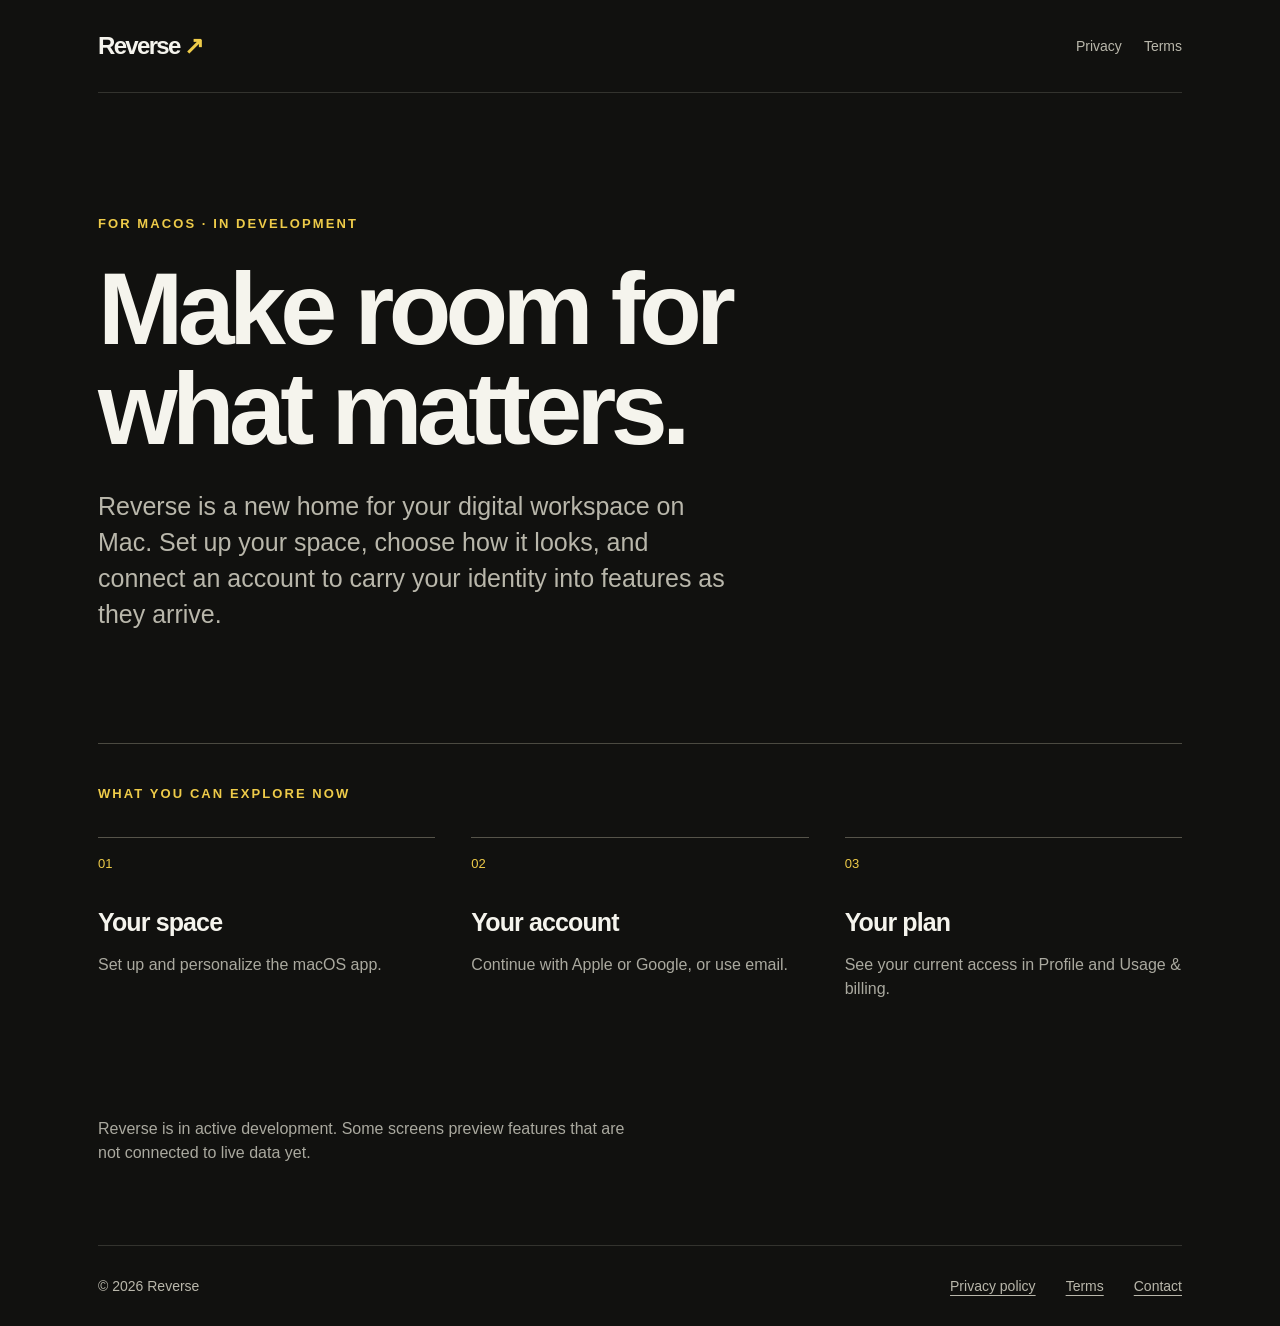
<file: index.html>
<!doctype html>
<html lang="en">
<head>
  <meta charset="utf-8">
  <meta name="viewport" content="width=device-width, initial-scale=1">
  <meta name="color-scheme" content="dark light">
  <title>Reverse — A new space for your Mac</title>
  <meta name="description" content="Reverse is an early macOS app for organizing your digital workspace.">
  <link rel="stylesheet" href="style.css">
</head>
<body>
  <div class="page">
    <header class="topbar">
      <a class="wordmark" href="/" aria-label="Reverse home">Reverse<span class="mark">↗</span></a>
      <nav aria-label="Site navigation"><a href="/privacy.html">Privacy</a><a href="/terms.html">Terms</a></nav>
    </header>
    <main>
      <p class="eyebrow">For macOS · In development</p>
      <h1>Make room for<br>what matters.</h1>
      <p class="lede">Reverse is a new home for your digital workspace on Mac. Set up your space, choose how it looks, and connect an account to carry your identity into features as they arrive.</p>
      <div class="rule" aria-hidden="true"></div>
      <section aria-labelledby="today">
        <p class="eyebrow" id="today">What you can explore now</p>
        <div class="features">
          <div><span>01</span><h2>Your space</h2><p>Set up and personalize the macOS app.</p></div>
          <div><span>02</span><h2>Your account</h2><p>Continue with Apple or Google, or use email.</p></div>
          <div><span>03</span><h2>Your plan</h2><p>See your current access in Profile and Usage &amp; billing.</p></div>
        </div>
      </section>
      <p class="footnote">Reverse is in active development. Some screens preview features that are not connected to live data yet.</p>
    </main>
    <footer><span>© 2026 Reverse</span><a href="/privacy.html">Privacy policy</a><a href="/terms.html">Terms</a><a href="mailto:HeylonBraziel@gmail.com">Contact</a></footer>
  </div>
</body>
</html>
</file>
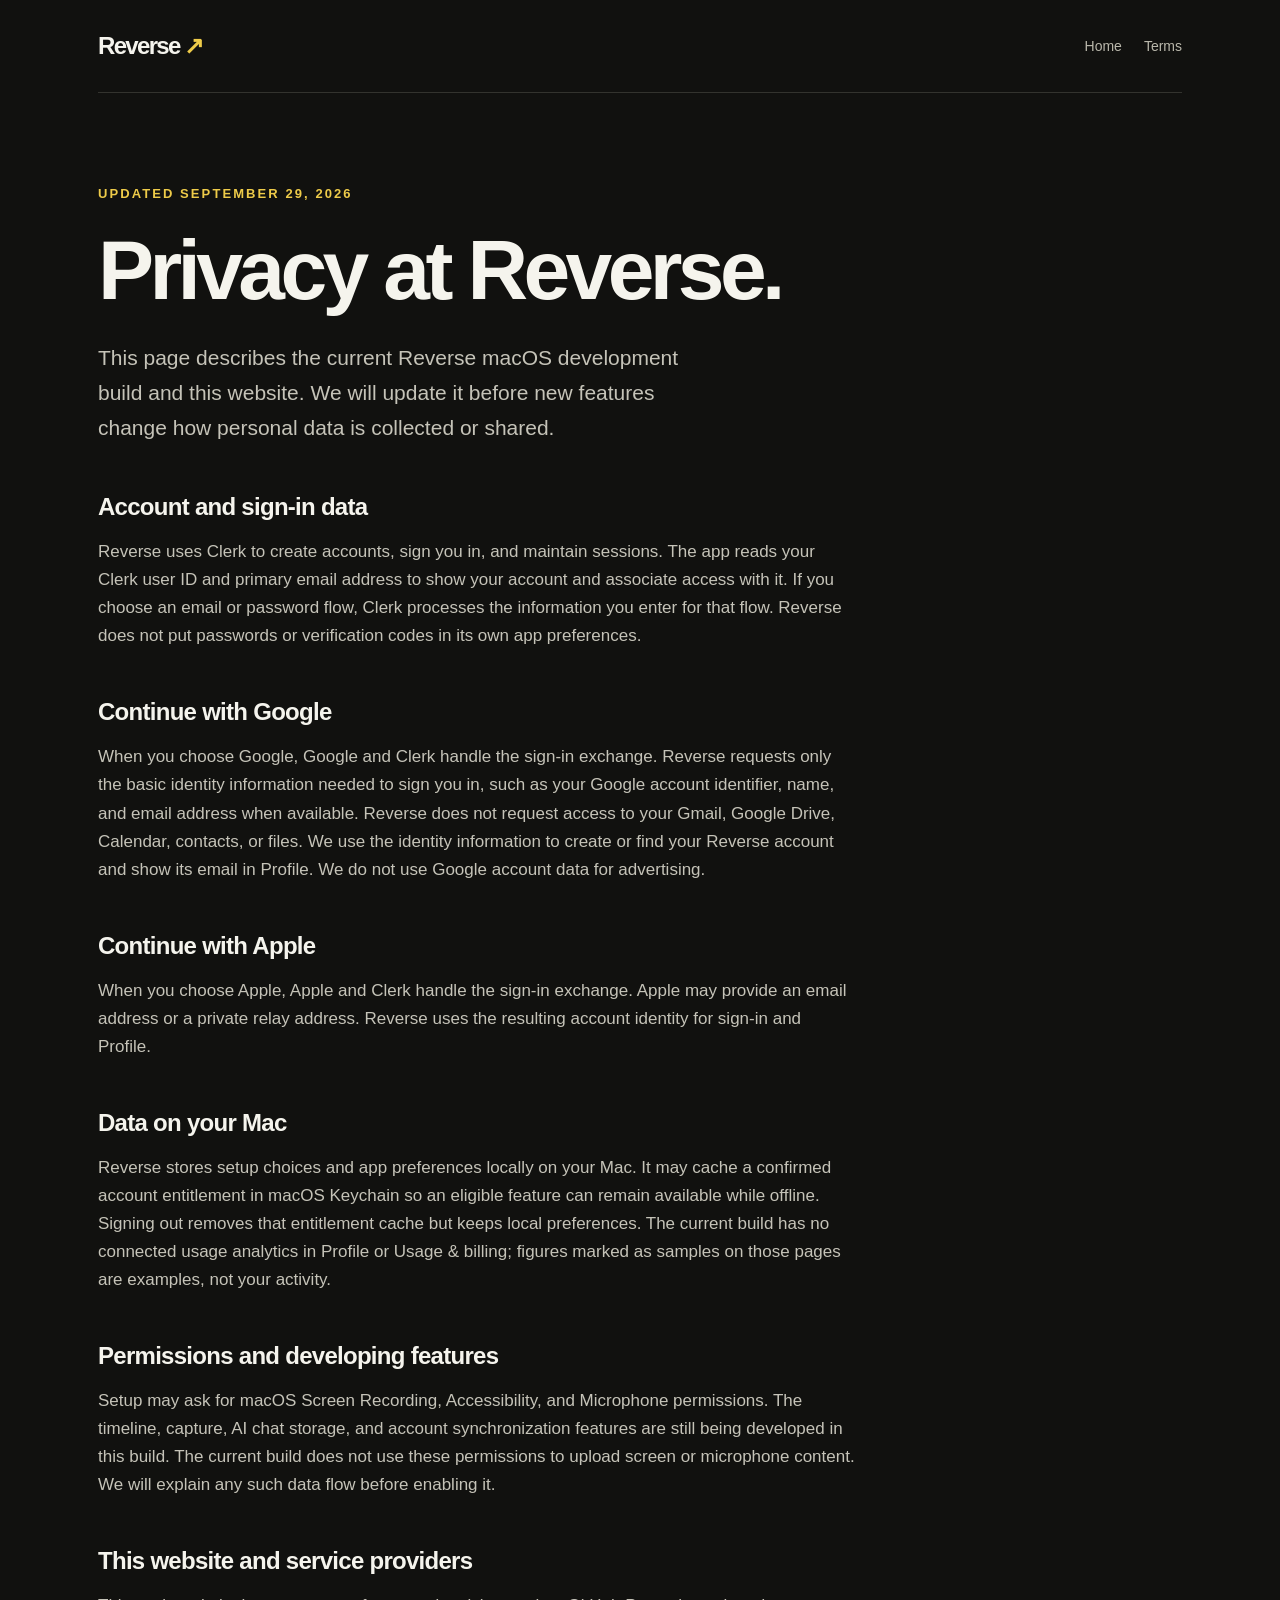
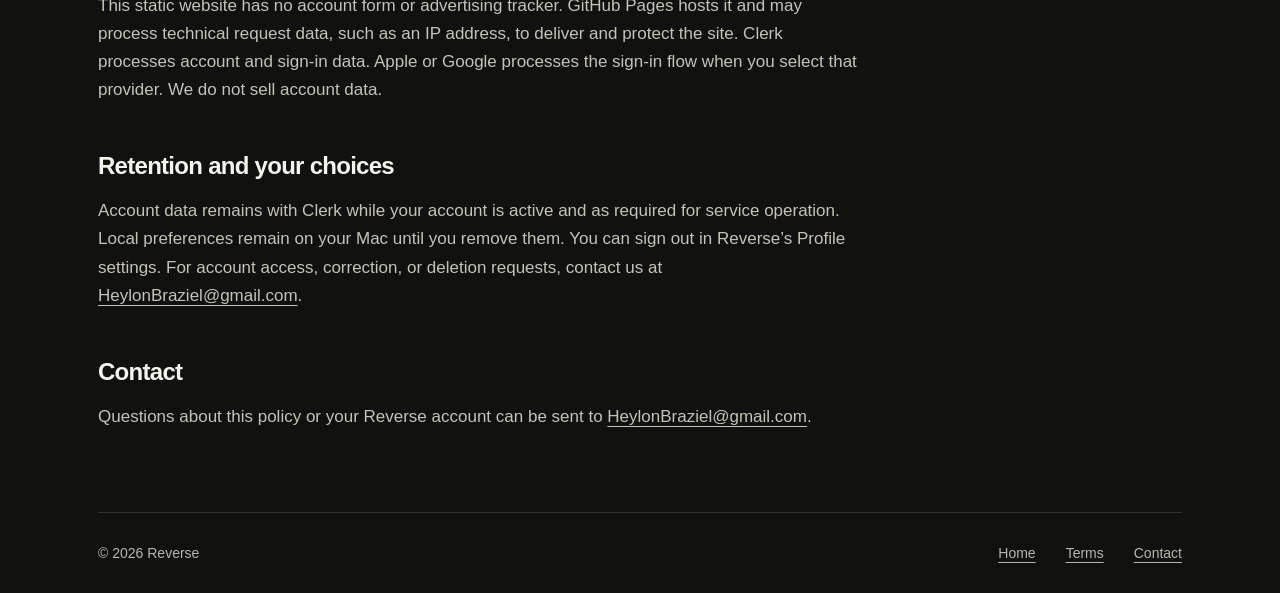
<file: privacy.html>
<!doctype html>
<html lang="en">
<head>
  <meta charset="utf-8">
  <meta name="viewport" content="width=device-width, initial-scale=1">
  <meta name="color-scheme" content="dark light">
  <title>Privacy — Reverse</title>
  <meta name="description" content="How the current Reverse macOS build handles account and local app data.">
  <link rel="stylesheet" href="style.css">
</head>
<body>
  <div class="page">
    <header class="topbar">
      <a class="wordmark" href="/" aria-label="Reverse home">Reverse<span class="mark">↗</span></a>
      <nav aria-label="Site navigation"><a href="/">Home</a><a href="/terms.html">Terms</a></nav>
    </header>
    <main class="policy">
      <p class="eyebrow">Updated September 29, 2026</p>
      <h1>Privacy at Reverse.</h1>
      <p class="lede">This page describes the current Reverse macOS development build and this website. We will update it before new features change how personal data is collected or shared.</p>

      <h2>Account and sign-in data</h2>
      <p>Reverse uses Clerk to create accounts, sign you in, and maintain sessions. The app reads your Clerk user ID and primary email address to show your account and associate access with it. If you choose an email or password flow, Clerk processes the information you enter for that flow. Reverse does not put passwords or verification codes in its own app preferences.</p>

      <h2>Continue with Google</h2>
      <p>When you choose Google, Google and Clerk handle the sign-in exchange. Reverse requests only the basic identity information needed to sign you in, such as your Google account identifier, name, and email address when available. Reverse does not request access to your Gmail, Google Drive, Calendar, contacts, or files. We use the identity information to create or find your Reverse account and show its email in Profile. We do not use Google account data for advertising.</p>

      <h2>Continue with Apple</h2>
      <p>When you choose Apple, Apple and Clerk handle the sign-in exchange. Apple may provide an email address or a private relay address. Reverse uses the resulting account identity for sign-in and Profile.</p>

      <h2>Data on your Mac</h2>
      <p>Reverse stores setup choices and app preferences locally on your Mac. It may cache a confirmed account entitlement in macOS Keychain so an eligible feature can remain available while offline. Signing out removes that entitlement cache but keeps local preferences. The current build has no connected usage analytics in Profile or Usage &amp; billing; figures marked as samples on those pages are examples, not your activity.</p>

      <h2>Permissions and developing features</h2>
      <p>Setup may ask for macOS Screen Recording, Accessibility, and Microphone permissions. The timeline, capture, AI chat storage, and account synchronization features are still being developed in this build. The current build does not use these permissions to upload screen or microphone content. We will explain any such data flow before enabling it.</p>

      <h2>This website and service providers</h2>
      <p>This static website has no account form or advertising tracker. GitHub Pages hosts it and may process technical request data, such as an IP address, to deliver and protect the site. Clerk processes account and sign-in data. Apple or Google processes the sign-in flow when you select that provider. We do not sell account data.</p>

      <h2>Retention and your choices</h2>
      <p>Account data remains with Clerk while your account is active and as required for service operation. Local preferences remain on your Mac until you remove them. You can sign out in Reverse’s Profile settings. For account access, correction, or deletion requests, contact us at <a href="mailto:HeylonBraziel@gmail.com">HeylonBraziel@gmail.com</a>.</p>

      <h2>Contact</h2>
      <p>Questions about this policy or your Reverse account can be sent to <a href="mailto:HeylonBraziel@gmail.com">HeylonBraziel@gmail.com</a>.</p>
    </main>
    <footer><span>© 2026 Reverse</span><a href="/">Home</a><a href="/terms.html">Terms</a><a href="mailto:HeylonBraziel@gmail.com">Contact</a></footer>
  </div>
</body>
</html>
</file>
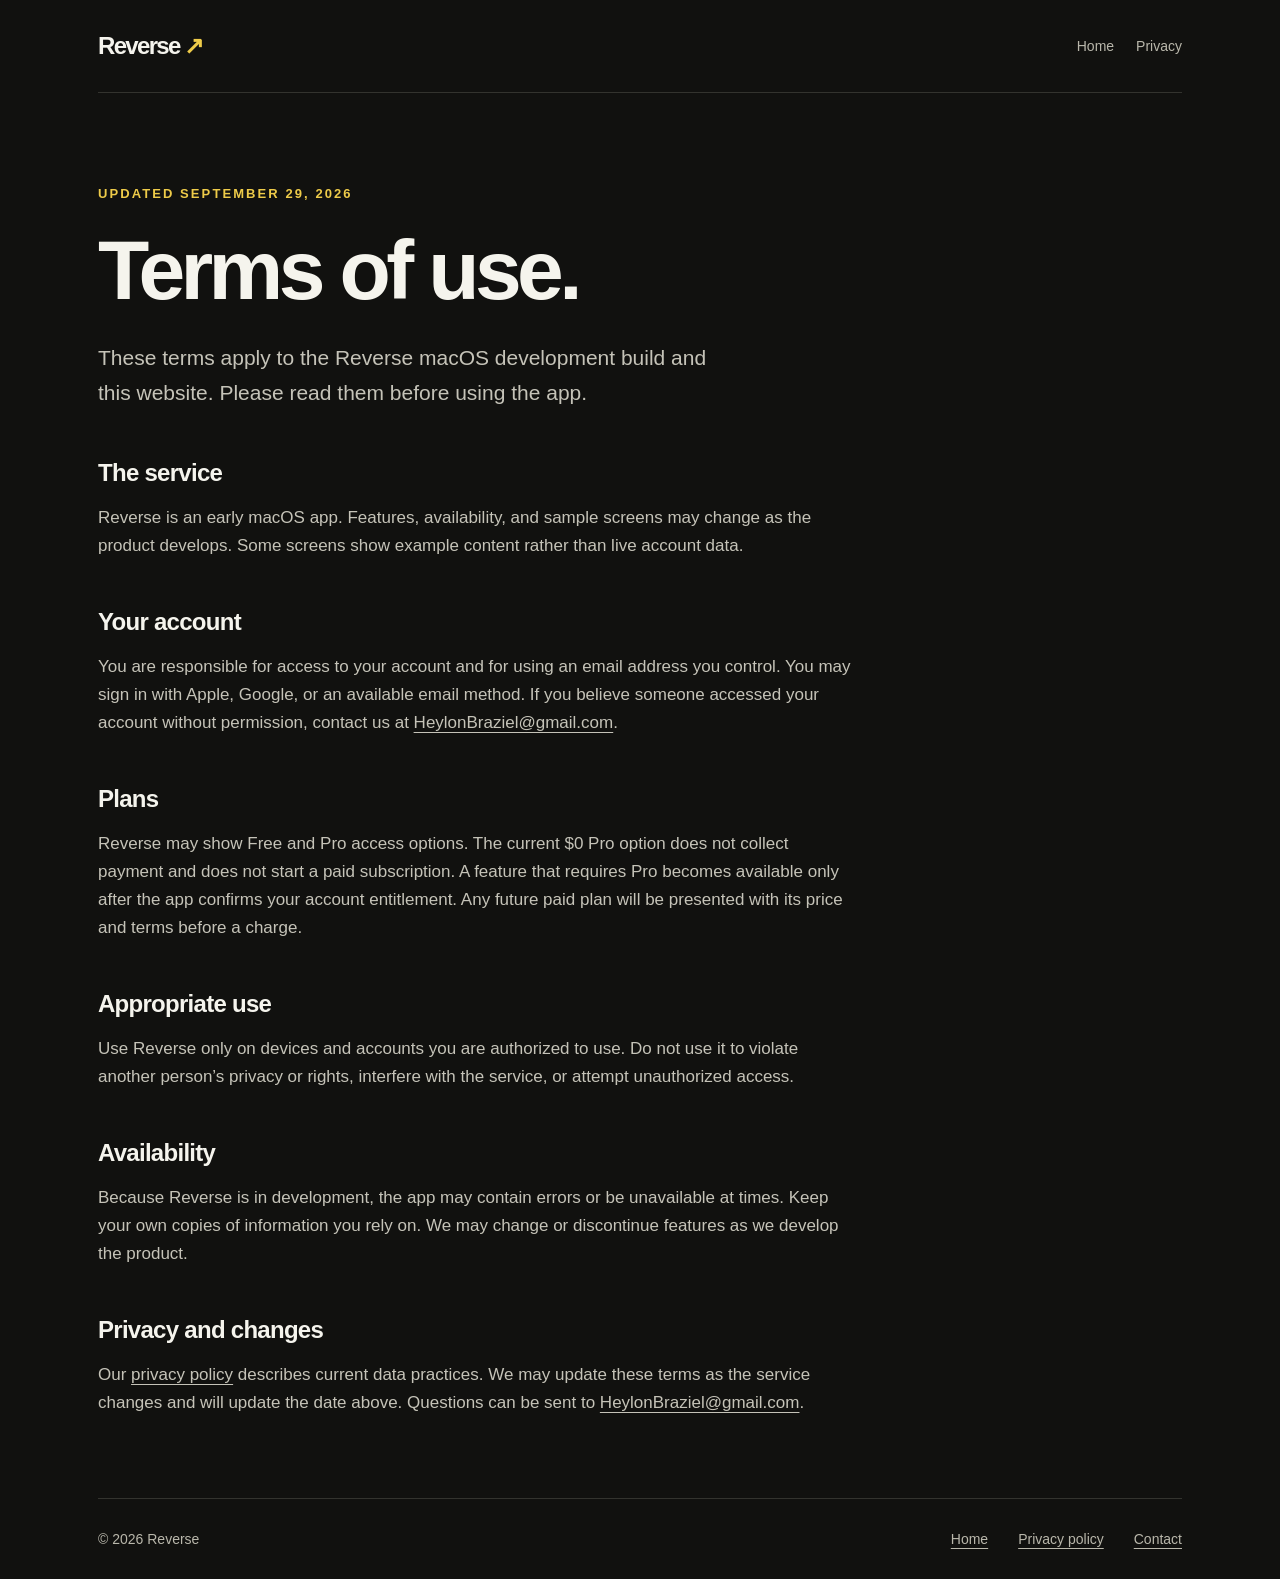
<file: terms.html>
<!doctype html>
<html lang="en">
<head>
  <meta charset="utf-8">
  <meta name="viewport" content="width=device-width, initial-scale=1">
  <meta name="color-scheme" content="dark light">
  <title>Terms — Reverse</title>
  <meta name="description" content="Terms for the Reverse macOS development build and website.">
  <link rel="stylesheet" href="style.css">
</head>
<body>
  <div class="page">
    <header class="topbar">
      <a class="wordmark" href="/" aria-label="Reverse home">Reverse<span class="mark">↗</span></a>
      <nav aria-label="Site navigation"><a href="/">Home</a><a href="/privacy.html">Privacy</a></nav>
    </header>
    <main class="policy">
      <p class="eyebrow">Updated September 29, 2026</p>
      <h1>Terms of use.</h1>
      <p class="lede">These terms apply to the Reverse macOS development build and this website. Please read them before using the app.</p>
      <h2>The service</h2>
      <p>Reverse is an early macOS app. Features, availability, and sample screens may change as the product develops. Some screens show example content rather than live account data.</p>
      <h2>Your account</h2>
      <p>You are responsible for access to your account and for using an email address you control. You may sign in with Apple, Google, or an available email method. If you believe someone accessed your account without permission, contact us at <a href="mailto:HeylonBraziel@gmail.com">HeylonBraziel@gmail.com</a>.</p>
      <h2>Plans</h2>
      <p>Reverse may show Free and Pro access options. The current $0 Pro option does not collect payment and does not start a paid subscription. A feature that requires Pro becomes available only after the app confirms your account entitlement. Any future paid plan will be presented with its price and terms before a charge.</p>
      <h2>Appropriate use</h2>
      <p>Use Reverse only on devices and accounts you are authorized to use. Do not use it to violate another person’s privacy or rights, interfere with the service, or attempt unauthorized access.</p>
      <h2>Availability</h2>
      <p>Because Reverse is in development, the app may contain errors or be unavailable at times. Keep your own copies of information you rely on. We may change or discontinue features as we develop the product.</p>
      <h2>Privacy and changes</h2>
      <p>Our <a href="/privacy.html">privacy policy</a> describes current data practices. We may update these terms as the service changes and will update the date above. Questions can be sent to <a href="mailto:HeylonBraziel@gmail.com">HeylonBraziel@gmail.com</a>.</p>
    </main>
    <footer><span>© 2026 Reverse</span><a href="/">Home</a><a href="/privacy.html">Privacy policy</a><a href="mailto:HeylonBraziel@gmail.com">Contact</a></footer>
  </div>
</body>
</html>
</file>
<file: style.css>
:root{color-scheme:dark light;font-family:-apple-system,BlinkMacSystemFont,"Helvetica Neue",Arial,sans-serif;background:#11110f;color:#f5f4ed}
*{box-sizing:border-box}
body{margin:0}
a{color:inherit;text-underline-offset:4px}
.page{max-width:1180px;min-height:100vh;margin:auto;padding:0 48px;display:flex;flex-direction:column}
.topbar{display:flex;align-items:center;justify-content:space-between;padding:32px 0;border-bottom:1px solid #33332e}
.topbar a{text-decoration:none}
.wordmark{font-size:24px;font-weight:700;letter-spacing:-.07em}
.mark{color:#eecb49;margin-left:4px}
nav{display:flex;gap:22px}nav a,footer{font-size:14px;color:#b9b7ab}
main{flex:1;padding:110px 0 64px}
.eyebrow{font-size:13px;font-weight:700;letter-spacing:.16em;text-transform:uppercase;color:#eecb49}
h1{max-width:850px;margin:28px 0;font-size:clamp(58px,8vw,104px);line-height:.98;letter-spacing:-.055em;font-weight:650}
.lede{max-width:630px;color:#b9b7ab;font-size:clamp(19px,2.2vw,25px);line-height:1.45}
.rule{height:1px;background:#4b4a41;margin:110px 0 42px}
.features{display:grid;grid-template-columns:repeat(3,1fr);gap:36px;margin-top:36px}
.features>div{border-top:1px solid #56544a;padding-top:16px}
.features span{font-size:13px;color:#eecb49}
.features h2{font-size:25px;letter-spacing:-.035em;margin:36px 0 8px}
.features p,.footnote{font-size:16px;line-height:1.5;color:#aaa99f}
.footnote{margin-top:100px;max-width:550px}
footer{display:flex;gap:30px;padding:32px 0;border-top:1px solid #33332e}
footer span{margin-right:auto}
.policy{max-width:760px;padding-top:80px}
.policy h1{font-size:clamp(50px,7vw,84px);margin-bottom:30px}
.policy h2{font-size:24px;letter-spacing:-.03em;margin:48px 0 10px}
.policy p:not(.eyebrow){font-size:17px;line-height:1.65;color:#c5c3b8}
.policy .lede{font-size:21px!important}
@media(max-width:700px){.page{padding:0 22px}.topbar{padding:23px 0}main{padding-top:75px}.features{grid-template-columns:1fr;gap:18px}.features h2{margin-top:15px}.rule{margin-top:70px}.footnote{margin-top:60px}footer{gap:15px;flex-wrap:wrap}.policy{padding-top:56px}}
</file>
